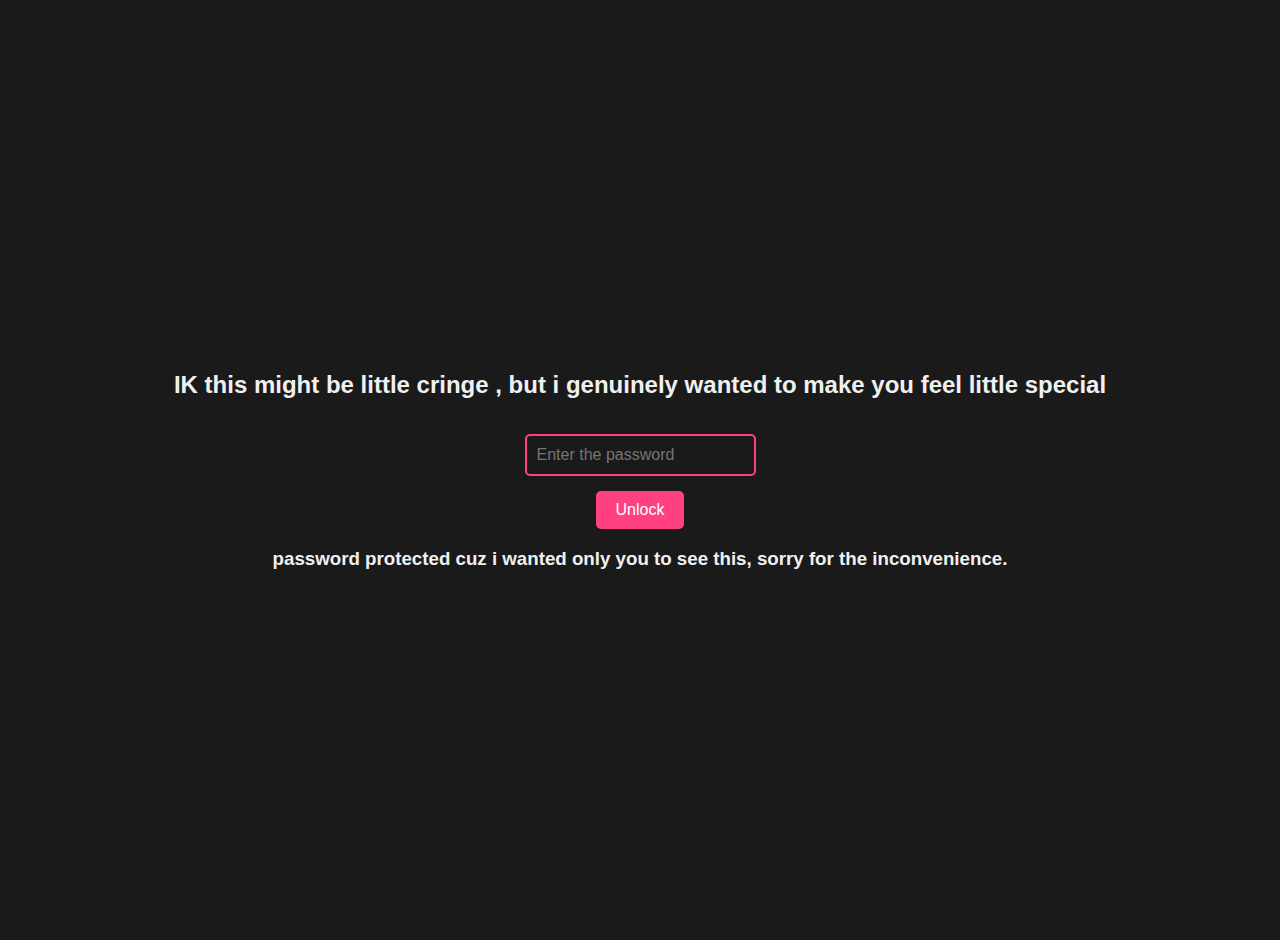
<file: index.html>
<!DOCTYPE html>
<html lang="en">
<head>
    <meta charset="UTF-8">
    <meta name="viewport" content="width=device-width, initial-scale=1.0">
    <title>A Special Day</title>
    <link rel="stylesheet" href="style.css">
</head>
<body class="locked">

    <div class="password-screen">
        <h2>IK this might be little cringe , but i genuinely wanted to make you feel little special</h2>
        <input type="text" id="password-input" placeholder="Enter the password">
        <button id="password-button">Unlock</button>

        <h3>password protected cuz i wanted only you to see this, sorry for the inconvenience.</h3>
    </div>
    <div class="main-content">
        <h1>Happy Birthday!</h1>
        <p>Wishing you a day filled with love, joy, and all the things that make you smile. You deserve the best on your special day and always.</p>
        <p>May this year bring you closer to your dreams and fill your life with happiness.</p>
        <p>Enjoy every moment of your birthday!</p>
    </div>
</body>
</html>
</file>
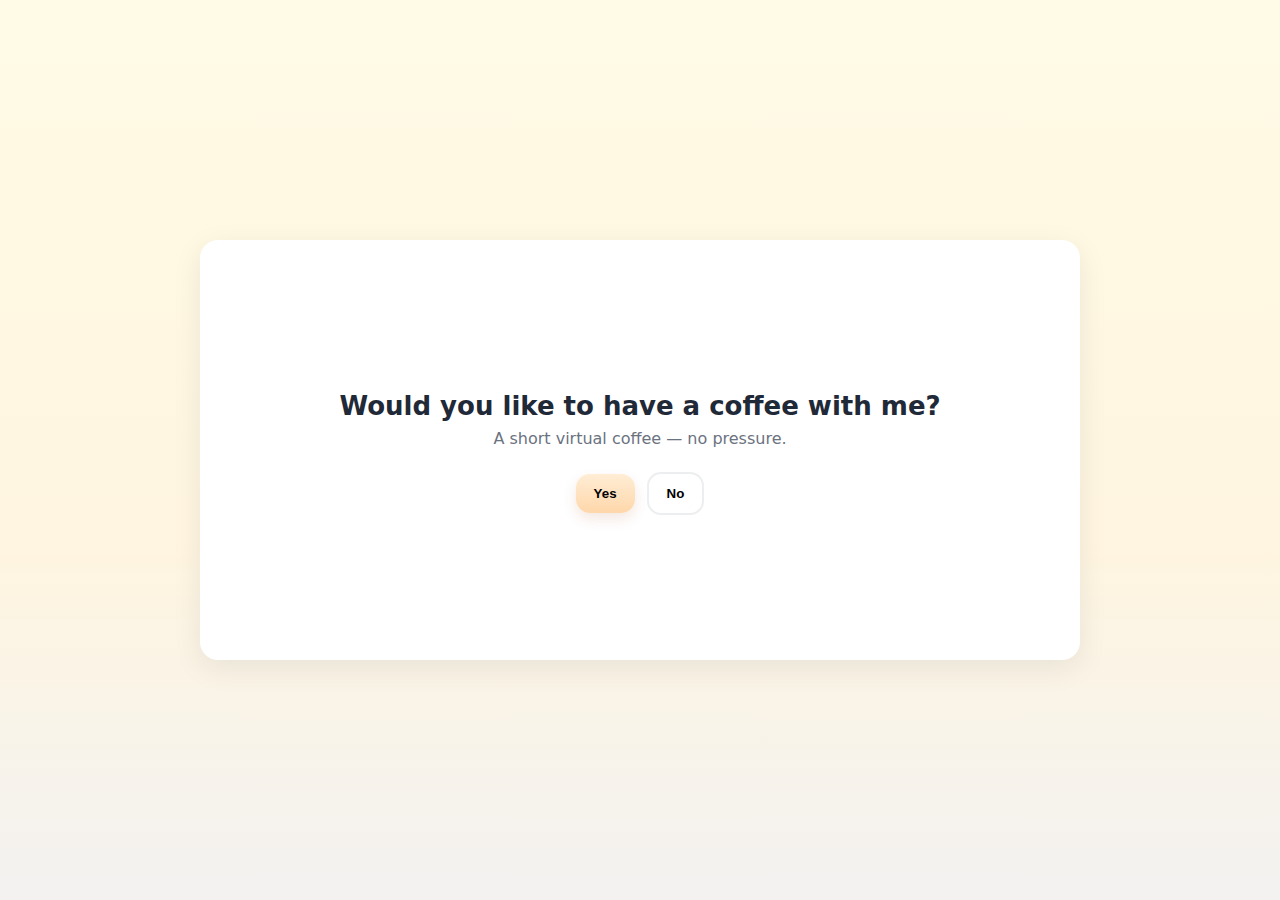
<file: coffee.html>
<!doctype html>
<html lang="en">
<head>
  <meta charset="utf-8" />
  <meta name="viewport" content="width=device-width, initial-scale=1" />
  <title>Coffee Date Invite</title>
  <link rel="stylesheet" href="coffee-css.css" />
</head>
<body>
  <main class="stage">
    <div class="card" id="card">
      <!-- ASK / PLEAD / FINAL containers (JS will toggle .active) -->
      <section class="panel" id="askPanel">
        <h1 class="title">Would you like to have a coffee with me?</h1>
        <p class="sub">A short virtual coffee — no pressure.</p>
        <div class="controls">
          <button class="btn primary" id="yesBtn">Yes</button>
          <button class="btn" id="noBtn">No</button>
        </div>
      </section>

      <section class="panel" id="plead1" aria-hidden="true">
        <h1 class="title">Please, it's just a virtual coffee ☕🙂</h1>
        <p class="sub">Only a few minutes—promise.</p>
        <div class="controls">
          <button class="btn primary" id="yesBtn2">Yes</button>
          <button class="btn" id="noBtn2">No</button>
        </div>
      </section>

      <section class="panel" id="plead2" aria-hidden="true">
        <h1 class="title">Please 🥺☕</h1>
        <p class="sub">Just one short virtual coffee — tap Yes?</p>
        <div class="controls">
          <button class="btn big" id="yesBtn3">YES</button>
        </div>
      </section>

      <section class="panel" id="animatePanel" aria-hidden="true">
        <div class="scene" id="scene">
          <!-- SVG café scene (table, chairs, avatars) -->
          <svg viewBox="0 0 480 300" class="svg-scene" preserveAspectRatio="xMidYMid meet">
            <defs>
              <linearGradient id="wall" x1="0" x2="0" y1="0" y2="1">
                <stop offset="0%" stop-color="#fde68a" />
                <stop offset="100%" stop-color="#fef3c7" />
              </linearGradient>
            </defs>

            <rect x="0" y="0" width="480" height="300" fill="url(#wall)" />
            <rect x="0" y="220" width="480" height="80" fill="#e7e5e4" />

            <!-- Table -->
            <g id="tableGroup" transform="translate(0,0)">
              <ellipse cx="240" cy="200" rx="110" ry="28" fill="#a16207" opacity="0.25" />
              <rect x="170" y="160" width="140" height="18" rx="9" fill="#a16207" />
              <rect x="228" y="178" width="24" height="48" rx="6" fill="#b45309" />
            </g>

            <!-- Left Chair (me) -->
            <g id="leftChair">
              <g class="chair">
                <rect x="0" y="100" width="66" height="12" rx="6" fill="#b45309" />
                <rect x="0" y="70" width="66" height="26" rx="8" fill="#d97706" />
                <rect x="8" y="108" width="8" height="40" fill="#92400e" />
                <rect x="50" y="108" width="8" height="40" fill="#92400e" />
              </g>
            </g>

            <!-- Right Chair (her) -->
            <g id="rightChair">
              <g class="chair">
                <rect x="0" y="100" width="66" height="12" rx="6" fill="#b45309" />
                <rect x="0" y="70" width="66" height="26" rx="8" fill="#d97706" />
                <rect x="8" y="108" width="8" height="40" fill="#92400e" />
                <rect x="50" y="108" width="8" height="40" fill="#92400e" />
              </g>
            </g>

            <!-- Cups -->
            <g id="cups">
              <g id="cup1" transform="translate(210,154)">
                <rect x="0" y="0" width="18" height="10" rx="4" fill="#e7e5e4" />
                <rect x="4" y="3" width="10" height="4" rx="2" fill="#a16207" />
              </g>
              <g id="cup2" transform="translate(250,154)">
                <rect x="0" y="0" width="18" height="10" rx="4" fill="#e7e5e4" />
                <rect x="4" y="3" width="10" height="4" rx="2" fill="#a16207" />
              </g>
            </g>

            <!-- Avatars -->
            <g id="meAvatar">
              <circle cx="40" cy="40" r="26" fill="#f5f5f4" stroke="#a8a29e" />
              <circle cx="32" cy="38" r="3" fill="#374151" />
              <circle cx="48" cy="38" r="3" fill="#374151" />
              <path d="M32 48 q8 8 16 0" stroke="#374151" stroke-width="2" fill="none" />
              <rect x="20" y="66" width="40" height="28" rx="10" fill="#93c5fd" />
            </g>

            <g id="herAvatar">
              <circle cx="40" cy="40" r="26" fill="#f5f5f4" stroke="#a8a29e" />
              <circle cx="32" cy="38" r="3" fill="#374151" />
              <circle cx="48" cy="38" r="3" fill="#374151" />
              <path d="M32 48 q8 8 16 0" stroke="#374151" stroke-width="2" fill="none" />
              <path d="M18 32 q22 -16 44 0 q-8 -16 -22 -16 q-14 0 -22 16" fill="#1f2937" opacity="0.9" />
              <rect x="20" y="66" width="40" height="28" rx="10" fill="#60a5fa" />
            </g>

          </svg>
        </div>
      </section>

      <section class="panel" id="finalPanel" aria-hidden="true">
        <h2 class="title">Thank you for saying Yes ☕✨</h2>
        <p class="sub">Wishing you a very happy birthday — may your day be calm, bright, and full of good moments.</p>
        <div class="controls">
          <button class="btn primary" id="restartBtn">Share Again</button>
        </div>
      </section>

    </div>
  </main>

  <script src="coffee-js.js"></script>
</body>
</html>
</file>
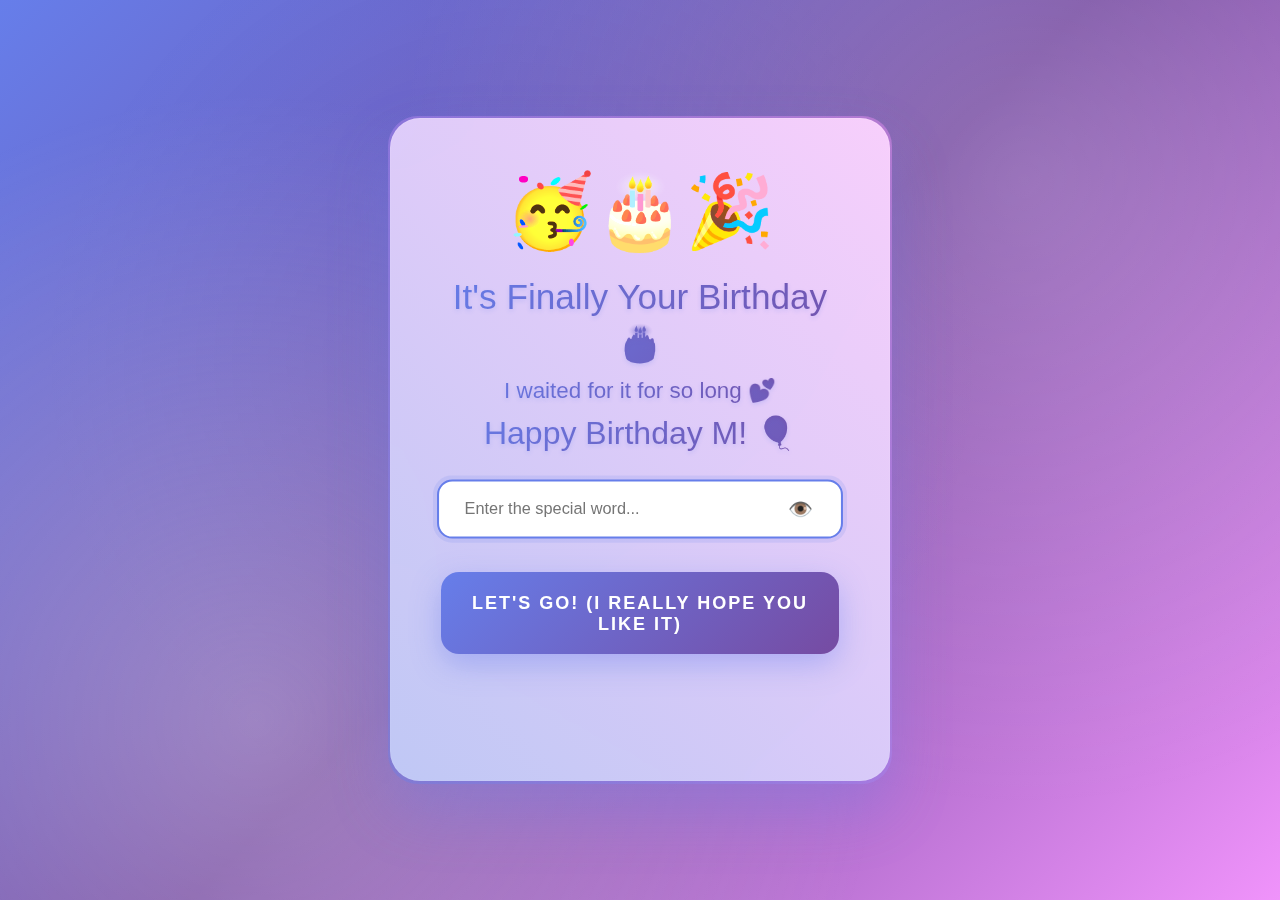
<file: login-page.html>
<!DOCTYPE html>
<html lang="en">
<head>
    <meta charset="UTF-8">
    <meta name="viewport" content="width=device-width, initial-scale=1.0">
    <title>Birthday Surprise</title>
    <link rel="stylesheet" href="login-css.css">
</head>
<body>
    <div class="login-container">
        <!-- Birthday icons - Using widely supported emojis onnly for better compatibility -->
        <div class="security-icon">🥳🎂🎉</div>
        
        <!-- Title sections - Using more compatible emojis -->
        <h1 class="login-title main">It's Finally Your Birthday 🎂</h1>
        <h2 class="login-title sub">I waited for it for so long 💕</h2>
        <h1 class="login-title name">Happy Birthday M! 🎈</h1>
        
        <!-- Login form -->
        <form id="loginForm">
            <div class="password-container">
                <!-- Password input - Change placeholder text here -->
                <input 
                    type="password" 
                    id="passwordInput" 
                    class="password-input" 
                    placeholder="Enter the special word..."
                    autocomplete="current-password"
                    required
                >
                <!-- Eye button for showing/hiding password -->
                <button type="button" class="eye-button" id="togglePassword">
                    👁️
                </button>
            </div>
            
            <!-- Submit button - Change button text here -->
            <button type="submit" class="unlock-button">
                Let's Go! (i really hope you like it)
            </button>
        </form>
        
        <!-- Error message - Customize error text here -->
        <div class="error-message" id="errorMessage">
            Oops, who're you? Don't dare to open it!<br>
            (If it's you, just try again - there might be a little typo)
        </div>
    </div>

    <script>
        // ===== JAVASCRIPT FUNCTIONALITY =====
        
        // Get references to DOM elements
        const passwordInput = document.getElementById('passwordInput');
        const toggleButton = document.getElementById('togglePassword');
        const loginForm = document.getElementById('loginForm');
        const errorMessage = document.getElementById('errorMessage');

        // ===== PASSWORD VISIBILITY TOGGLE =====
        toggleButton.addEventListener('click', function() {
            // Toggle between 'password' and 'text' input types
            const currentType = passwordInput.getAttribute('type');
            const newType = currentType === 'password' ? 'text' : 'password';
            passwordInput.setAttribute('type', newType);
            
            // Change eye icon based on visibility state
            this.textContent = newType === 'password' ? '👁️' : '🙈';
        });

        // ===== FORM SUBMISSION HANDLER =====
        loginForm.addEventListener('submit', function(e) {
            e.preventDefault(); // Prevent default form submission
            
            // Get the entered password
            const enteredPassword = passwordInput.value;
            
            // ===== SET YOUR PASSWORD HERE =====
            // Password is set to: finally1511
            const correctPassword = 'finally';
            
            // Check if password is correct
            if (enteredPassword === correctPassword) {
                // ===== SUCCESS ACTIONS =====
                const button = document.querySelector('.unlock-button');
                
                // Change button appearance for success
                button.style.background = 'linear-gradient(135deg, #2ecc71, #27ae60)';
                button.style.boxShadow = '0 20px 40px rgba(46, 204, 113, 0.5)';
                button.textContent = 'Lets go! 🎉✨';
                
                // Add success animation
                button.style.transform = 'scale(1.05)';
                
                // ===== REDIRECT =====
                setTimeout(() => {
                    // Replace with your actual surprise URL
                    window.location.href = 'coffee.html'; 
                    
                }, 2500); // Wait 2.5 seconds before redirecting
                
            } else {
                
                // Show error message
                errorMessage.classList.add('show');
                
                // Change input border to red
                passwordInput.style.borderColor = '#e74c3c';
                passwordInput.style.boxShadow = '0 0 0 4px rgba(231, 76, 60, 0.15)';
                
                // Add shake animation to input
                passwordInput.style.animation = 'shake 0.6s ease-in-out';
                
                // Reset everything after delay
                setTimeout(() => {
                    errorMessage.classList.remove('show');
                    passwordInput.style.borderColor = '#e1e5e9';
                    passwordInput.style.boxShadow = 'none';
                    passwordInput.style.animation = '';
                    passwordInput.value = ''; // Clear the input
                }, 30000); // Wait few seconds before resetting
            }
        });

        // ===== SHAKE ANIMATION FOR wrong pass =====
        const shakeStyle = document.createElement('style');
        shakeStyle.textContent = `
            @keyframes shake {
                0%, 100% { transform: translateX(0); }
                10%, 30%, 50%, 70%, 90% { transform: translateX(-8px); }
                20%, 40%, 60%, 80% { transform: translateX(8px); }
            }
        `;
        document.head.appendChild(shakeStyle);

        // ===== AUTO-FOCUS ON PAGE LOAD =====
        window.addEventListener('load', () => {
            passwordInput.focus(); // Automatically focus the password field
        });


        passwordInput.addEventListener('keypress', function(e) {
            if (e.key === 'Enter') {
                loginForm.dispatchEvent(new Event('submit'));
            }
        });
    </script>
</body>

</html>
</file>
<file: style.css>
/* General Body Styling */
body {
    font-family: 'Segoe UI', Tahoma, Geneva, Verdana, sans-serif;
    margin: 0;
    padding: 0;
    background-color: #1a1a1a;
    color: #f0f0f0;
    text-align: center;
    overflow: hidden; /* Hide scrollbars when locked */
}

/* When the body has the 'locked' class, hide the main content */
body.locked .main-content {
    display: none;
}

.password-screen {
    display: flex;
    flex-direction: column;
    justify-content: center;
    align-items: center;
    height: 100vh;
    padding: 20px;
}

.password-screen input {
    padding: 10px;
    margin: 15px 0;
    border: 2px solid #ff4081;
    border-radius: 5px;
    background: transparent;
    color: #f0f0f0;
    font-size: 1rem;
}

.password-wrapper {
    display: flex;
    flex-direction: column;
    align-items: center;
}

.password-screen button {
    padding: 10px 20px;
    border: none;
    border-radius: 5px;
    background-color: #ff4081;
    color: #fff;
    font-size: 1rem;
    cursor: pointer;
    transition: background-color 0.3s;
}

.password-screen button:hover {
    background-color: #f50057;
}

.reassurance {
    margin-top: 20px;
    font-size: 0.8rem;
    color: #888;
}
</file>
<file: coffee-css.css>
:root{
  --bg1: #fff7ed; /* warm */
  --accent: #b45309; /* table */
  --muted: #6b7280;
  --card: #fff;
}
*{box-sizing:border-box}
html,body{height:100%}
body{margin:0;font-family:Inter, ui-sans-serif, system-ui, -apple-system, "Segoe UI", Roboto, "Helvetica Neue", Arial;color:#1f2937;background:linear-gradient(180deg,#fffbe6 0%, #fff5e0 60%, #f3f2f1 100%);display:flex;align-items:center;justify-content:center;padding:20px}
.stage{width:100%;max-width:880px}
.card{background:var(--card);border-radius:18px;padding:28px;box-shadow:0 8px 30px rgba(15,23,42,0.08);min-height:420px;display:flex;align-items:center;justify-content:center}
.panel{display:none;flex-direction:column;align-items:center;text-align:center}
.panel.active{display:flex}
.title{font-size:26px;margin:6px 0 8px;color:#1f2937}
.sub{color:var(--muted);margin:0 0 16px}
.controls{display:flex;gap:12px;align-items:center;justify-content:center;margin-top:8px}
.btn{background:transparent;border:2px solid rgba(31,41,55,0.08);padding:12px 18px;border-radius:14px;cursor:pointer;font-weight:600}
.btn.primary{background:linear-gradient(180deg,#ffedd5,#fed7aa);border:none;box-shadow:0 6px 14px rgba(165,55,9,0.12)}
.btn.big{padding:16px 36px;border-radius:20px; font-size:18px}

/* scene styling */
.scene{width:100%;height:320px;display:flex;align-items:center;justify-content:center}
.svg-scene{width:100%;height:320px}

/* transitions for panels */
.panel{opacity:0;transform:translateY(10px);transition:opacity .36s ease, transform .36s ease}
.panel.active{opacity:1;transform:none}

/* avatar/cup animation helpers */
#meAvatar, #herAvatar, #leftChair, #rightChair, #cups, #tableGroup{transition:transform 0.8s cubic-bezier(.2,.9,.2,1), opacity 0.4s}

/* Fix for chair positioning - chairs on opposite sides */
#leftChair {
  transform: translate(120px, 0px);
}

#rightChair {
  transform: translate(300px, 0px);
}

/* Avatar positioning relative to chairs */
#meAvatar {
  transform: translate(120px, 120px);
}

#herAvatar {
  transform: translate(300px, 120px);
}

/* Initial positions: avatars offscreen, chairs slightly pulled out */
.state-before-enter #leftChair { 
  transform: translate(40px, 0px); 
}
.state-before-enter #meAvatar { 
  transform: translate(40px, 160px); 
  opacity: 0; 
}
.state-before-enter #rightChair { 
  transform: translate(380px, 0px); 
}
.state-before-enter #herAvatar { 
  transform: translate(380px, 160px); 
  opacity: 0; 
}

/* Me walks in and pulls chair */
.state-before-her #meAvatar { 
  transform: translate(80px, 120px); 
  opacity: 1; 
}
.state-before-her #leftChair { 
  transform: translate(80px, 0px); 
}

/* Her walks in and pulls chair */
.state-her-in #herAvatar { 
  transform: translate(340px, 120px); 
  opacity: 1; 
}
.state-her-in #rightChair { 
  transform: translate(340px, 0px); 
}

/* Both sit */
.state-me-sit #leftChair { 
  transform: translate(120px, 0px); 
}
.state-me-sit #rightChair { 
  transform: translate(300px, 0px); 
}
.state-me-sit #meAvatar { 
  transform: translate(120px, 120px); 
  opacity: 1; 
}
.state-me-sit #herAvatar { 
  transform: translate(300px, 120px); 
  opacity: 1; 
}

/* subtle hover */
.btn:hover{transform:translateY(-3px);transition:transform .18s}

/* responsive */
@media (max-width:640px){
  .card{padding:20px}
  .title{font-size:20px}
  .svg-scene{height:240px}
  
  /* Adjust chair positions for mobile */
  #leftChair {
    transform: translate(100px, 0px);
  }
  #rightChair {
    transform: translate(280px, 0px);
  }
  #meAvatar {
    transform: translate(100px, 120px);
  }
  #herAvatar {
    transform: translate(280px, 120px);
  }
  .state-before-enter #leftChair { 
    transform: translate(20px, 0px); 
  }
  .state-before-enter #meAvatar { 
    transform: translate(20px, 160px); 
  }
  .state-before-enter #rightChair { 
    transform: translate(360px, 0px); 
  }
  .state-before-enter #herAvatar { 
    transform: translate(360px, 160px); 
  }
  .state-before-her #leftChair { 
    transform: translate(60px, 0px); 
  }
  .state-before-her #meAvatar { 
    transform: translate(60px, 120px); 
  }
  .state-her-in #rightChair { 
    transform: translate(320px, 0px); 
  }
  .state-her-in #herAvatar { 
    transform: translate(320px, 120px); 
  }
  .state-me-sit #leftChair { 
    transform: translate(100px, 0px); 
  }
  .state-me-sit #rightChair { 
    transform: translate(280px, 0px); 
  }
  .state-me-sit #meAvatar { 
    transform: translate(100px, 120px); 
  }
  .state-me-sit #herAvatar { 
    transform: translate(280px, 120px); 
  }
}
</file>
<file: login-css.css>
/* CSS */
        /* ===== GLOBAL RESET ===== */
        * {
            margin: 0;
            padding: 0;
            box-sizing: border-box;
        }

        /* ===== BODY & BACKGROUND STYLING ===== */
        body {
            font-family: 'Segoe UI', Tahoma, Geneva, Verdana, sans-serif;
            /* Main gradient background - Change colors here for different themes */
            background: linear-gradient(135deg, #667eea 0%, #764ba2 50%, #f093fb 100%);
            min-height: 100vh;
            display: flex;
            align-items: center;
            justify-content: center;
            padding: 20px;
            overflow: hidden;
        }

        /* Background overlay effects - Creates floating light bubbles */
        body::before {
            content: '';
            position: fixed;
            top: 0;
            left: 0;
            width: 100%;
            height: 100%;
            background: 
                /* Light bubbles positioned around the screen */
                radial-gradient(circle at 20% 80%, rgba(255, 255, 255, 0.3) 0%, transparent 50%),
                radial-gradient(circle at 80% 20%, rgba(255, 255, 255, 0.2) 0%, transparent 50%),
                radial-gradient(circle at 40% 40%, rgba(102, 126, 234, 0.1) 0%, transparent 50%);
            pointer-events: none;
            z-index: -1;
        }

        /* ===== MAIN CONTAINER STYLING ===== */
        .login-container {
            /* Container appearance */
            background: rgba(255, 255, 255, 0.95); /* Semi-transparent white background */
            backdrop-filter: blur(20px); /* Glass effect */
            border-radius: 30px; /* Rounded corners */
            padding: 50px; /* Internal spacing */
            
            /* Shadow and border effects */
            box-shadow: 0 30px 60px rgba(102, 126, 234, 0.3);
            border: 1px solid rgba(255, 255, 255, 0.6);
            
            /* Size and positioning */
            width: 100%;
            max-width: 500px;
            text-align: center;
            
            /* Entry animation */
            animation: fadeInUp 1s ease-out;
            position: relative;
        }

        /* Animated border glow effect */
        .login-container::before {
            content: '';
            position: absolute;
            top: -3px;
            left: -3px;
            right: -3px;
            bottom: -3px;
            /* Animated gradient border - Change colors for different effects */
            background: linear-gradient(45deg, rgba(102, 126, 234, 0.4), rgba(246, 147, 251, 0.4));
            border-radius: 30px;
            z-index: -1;
            animation: borderGlow 3s ease-in-out infinite alternate;
        }

        /* ===== ANIMATIONS ===== */
        
        /* Container entrance animation */
        @keyframes fadeInUp {
            from {
                opacity: 0;
                transform: translateY(50px) scale(0.9);
            }
            to {
                opacity: 1;
                transform: translateY(0) scale(1);
            }
        }

        /* Border glow animation */
        @keyframes borderGlow {
            0% { opacity: 0.5; }
            100% { opacity: 1; }
        }

        /* Icon floating animation */
        @keyframes float {
            0%, 100% {
                transform: translateY(0px) scale(1) rotate(0deg);
            }
            33% {
                transform: translateY(-15px) scale(1.1) rotate(2deg);
            }
            66% {
                transform: translateY(-5px) scale(1.05) rotate(-1deg);
            }
        }

        /* ===== TITLE STYLING ===== */
        
        /* Main birthday icon */
        .security-icon {
            font-size: 4.5em;
            margin-bottom: 20px;
            animation: float 4s ease-in-out infinite;
            /* Icon color - Change this to match your theme */
            filter: hue-rotate(0deg) brightness(1.2);
        }

        /* Title text styling */
        .login-title {
            font-weight: 400;
            color: #333;
            margin-bottom: 15px;
            /* Gradient text color - Customize these colors */
            background: linear-gradient(135deg, #667eea, #764ba2);
            -webkit-background-clip: text;
            -webkit-text-fill-color: transparent;
            background-clip: text;
            text-shadow: 0 2px 4px rgba(102, 126, 234, 0.2);
            line-height: 1.3;
        }

        /* Different sizes for different title elements */
        .login-title.main {
            font-size: 2.2em;
            margin-bottom: 10px;
        }

        .login-title.sub {
            font-size: 1.4em;
            margin-bottom: 8px;
        }

        .login-title.name {
            font-size: 2em;
            margin-bottom: 25px;
        }

        /* ===== FORM STYLING ===== */
        
        /* Password input container */
        .password-container {
            position: relative;
            margin-bottom: 35px;
        }

        /* Password input field */
        .password-input {
            width: 100%;
            padding: 18px 55px 18px 25px; /* Extra padding for eye button */
            font-size: 16px;
            border: 2px solid #e1e5e9;
            border-radius: 15px;
            background: #f8f9fa;
            color: #333;
            outline: none;
            transition: all 0.4s ease;
            font-weight: 500;
        }

        /* Input focus effects */
        .password-input:focus {
            /* Focus colors - Change these to match your theme */
            border-color: #667eea;
            background: #fff;
            box-shadow: 0 0 0 4px rgba(102, 126, 234, 0.15);
            transform: scale(1.02);
        }

        /* Eye button for password visibility toggle */
        .eye-button {
            position: absolute;
            right: 18px;
            top: 50%;
            transform: translateY(-50%);
            background: none;
            border: none;
            cursor: pointer;
            color: #6c757d;
            font-size: 20px;
            padding: 8px;
            border-radius: 50%;
            transition: all 0.3s ease;
        }

        /* Eye button hover effects */
        .eye-button:hover {
            /* Hover colors - Customize these */
            color: #667eea;
            background: rgba(102, 126, 234, 0.1);
            transform: translateY(-50%) scale(1.2);
        }

        /* ===== SUBMIT BUTTON STYLING ===== */
        .unlock-button {
            width: 100%;
            padding: 20px;
            font-size: 18px;
            font-weight: 700;
            color: white;
            /* Button gradient - Change colors here */
            background: linear-gradient(135deg, #667eea 0%, #764ba2 100%);
            border: none;
            border-radius: 18px;
            cursor: pointer;
            transition: all 0.4s ease;
            text-transform: uppercase;
            letter-spacing: 2px;
            position: relative;
            overflow: hidden;
            /* Button shadow - Adjust color to match gradient */
            box-shadow: 0 10px 30px rgba(102, 126, 234, 0.4);
        }

        /* Button shine effect */
        .unlock-button:before {
            content: '';
            position: absolute;
            top: 0;
            left: -100%;
            width: 100%;
            height: 100%;
            background: linear-gradient(90deg, transparent, rgba(255,255,255,0.3), transparent);
            transition: left 0.6s;
        }

        /* Button hover effects */
        .unlock-button:hover {
            transform: translateY(-4px);
            /* Hover shadow - Adjust color */
            box-shadow: 0 20px 40px rgba(102, 126, 234, 0.5);
        }

        /* Shine effect on hover */
        .unlock-button:hover:before {
            left: 100%;
        }

        /* Button click effect */
        .unlock-button:active {
            transform: translateY(-1px);
        }

        /* ===== ERROR MESSAGE STYLING ===== */
        .error-message {
            color: #e74c3c; /* Error color - red */
            font-size: 14px;
            margin-top: 15px;
            opacity: 0;
            transition: opacity 0.4s ease;
            font-weight: 500;
            line-height: 1.4;
            padding: 10px;
            background: rgba(231, 76, 60, 0.1);
            border-radius: 10px;
            border: 1px solid rgba(231, 76, 60, 0.2);
        }

        /* Show error message */
        .error-message.show {
            opacity: 1;
        }

        /* ===== RESPONSIVE DESIGN ===== */
        @media (max-width: 480px) {
            .login-container {
                padding: 35px 25px;
                margin: 10px;
            }
            
            .login-title.main {
                font-size: 1.8em;
            }
            
            .login-title.sub {
                font-size: 1.2em;
            }
            
            .login-title.name {
                font-size: 1.6em;
            }
            
            .security-icon {
                font-size: 3.5em;
            }
            
            .unlock-button {
                font-size: 16px;
                padding: 18px;
            }
        }

/* Currently only this much css for login page */
</file>
